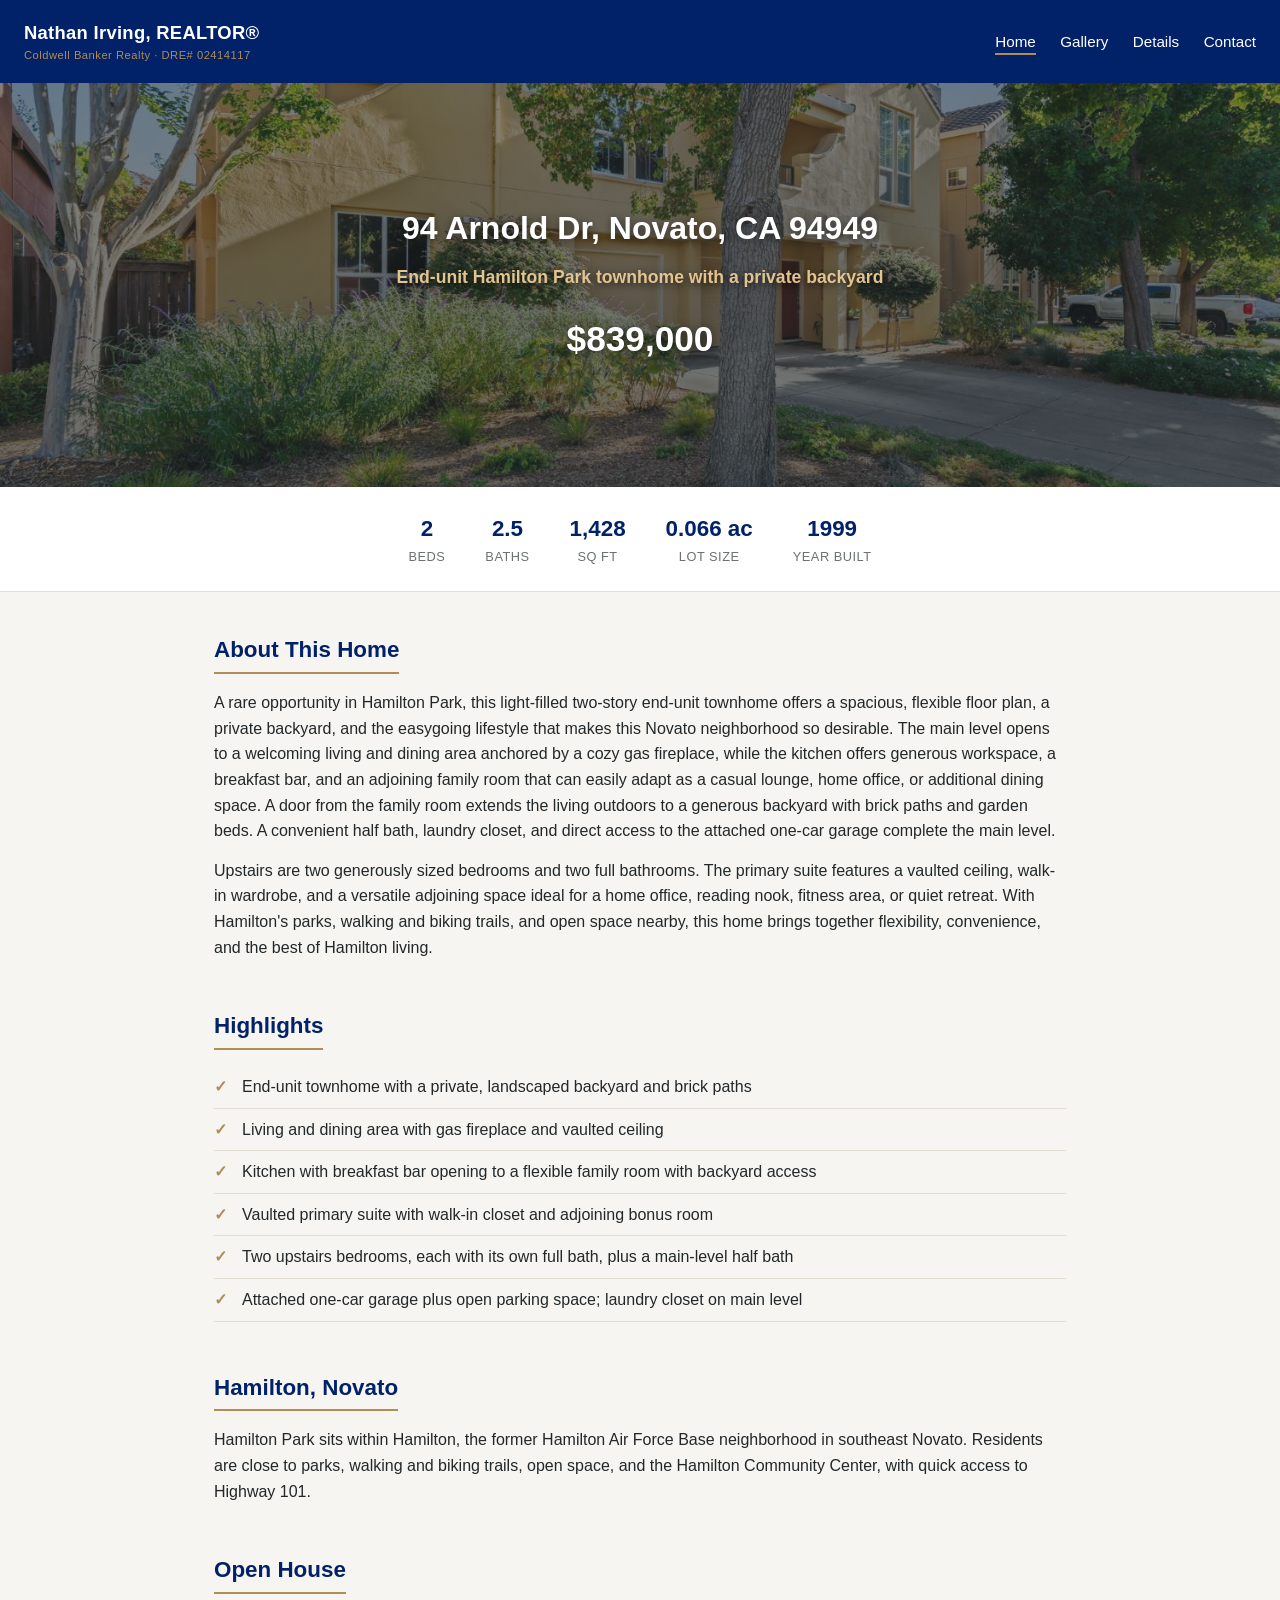
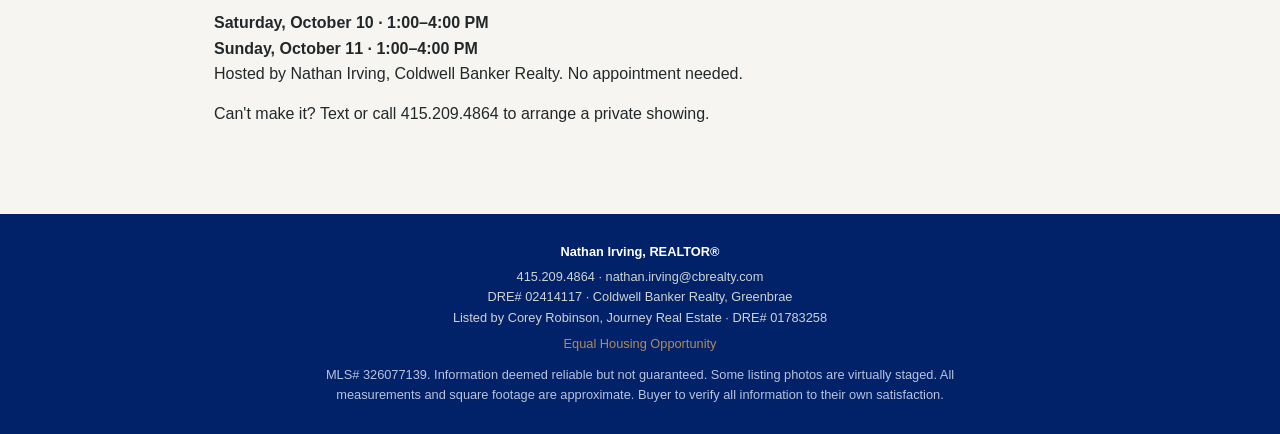
<file: index.html>
<!DOCTYPE html>
<html lang="en">
<head>
<meta charset="UTF-8">
<meta name="viewport" content="width=device-width, initial-scale=1.0">
<title>94 Arnold Dr, Novato, CA 94949 | Nathan Irving, REALTOR®</title>
<meta name="description" content="End-unit Hamilton Park townhome with a private backyard — 94 Arnold Dr, Novato, CA 94949. Open house hosted by Nathan Irving, REALTOR®. Listed by Corey Robinson, Journey Real Estate.">
<link rel="stylesheet" href="style.css?v=3">
</head>
<body>

<header>
  <div class="brand">Nathan Irving, REALTOR®<span class="dre">Coldwell Banker Realty &middot; DRE# 02414117</span></div>
  <nav>
    <a href="index.html" class="active">Home</a>
    <a href="gallery.html">Gallery</a>
    <a href="details.html">Details</a>
    <a href="contact.html">Contact</a>
  </nav>
</header>

<div class="hero hero-photo">
  <h1>94 Arnold Dr, Novato, CA 94949</h1>
  <div class="tagline">End-unit Hamilton Park townhome with a private backyard</div>
  <div class="price">$839,000</div>
</div>

<div class="stats">
  <div class="stat"><div class="num">2</div><div class="label">Beds</div></div>
  <div class="stat"><div class="num">2.5</div><div class="label">Baths</div></div>
  <div class="stat"><div class="num">1,428</div><div class="label">Sq Ft</div></div>
  <div class="stat"><div class="num">0.066 ac</div><div class="label">Lot Size</div></div>
  <div class="stat"><div class="num">1999</div><div class="label">Year Built</div></div>
</div>

<main>
  <section>
    <h2>About This Home</h2>
    <p>A rare opportunity in Hamilton Park, this light-filled two-story end-unit townhome offers a spacious, flexible floor plan, a private backyard, and the easygoing lifestyle that makes this Novato neighborhood so desirable. The main level opens to a welcoming living and dining area anchored by a cozy gas fireplace, while the kitchen offers generous workspace, a breakfast bar, and an adjoining family room that can easily adapt as a casual lounge, home office, or additional dining space. A door from the family room extends the living outdoors to a generous backyard with brick paths and garden beds. A convenient half bath, laundry closet, and direct access to the attached one-car garage complete the main level.</p><p>Upstairs are two generously sized bedrooms and two full bathrooms. The primary suite features a vaulted ceiling, walk-in wardrobe, and a versatile adjoining space ideal for a home office, reading nook, fitness area, or quiet retreat. With Hamilton's parks, walking and biking trails, and open space nearby, this home brings together flexibility, convenience, and the best of Hamilton living.</p>
  </section>

  <section>
    <h2>Highlights</h2>
    <ul class="features">
      <li>End-unit townhome with a private, landscaped backyard and brick paths</li>
      <li>Living and dining area with gas fireplace and vaulted ceiling</li>
      <li>Kitchen with breakfast bar opening to a flexible family room with backyard access</li>
      <li>Vaulted primary suite with walk-in closet and adjoining bonus room</li>
      <li>Two upstairs bedrooms, each with its own full bath, plus a main-level half bath</li>
      <li>Attached one-car garage plus open parking space; laundry closet on main level</li>
    </ul>
  </section>

  <section>
    <h2>Hamilton, Novato</h2>
    <p>Hamilton Park sits within Hamilton, the former Hamilton Air Force Base neighborhood in southeast Novato. Residents are close to parks, walking and biking trails, open space, and the Hamilton Community Center, with quick access to Highway 101.</p>
  </section>

  <section>
    <h2>Open House</h2>
    <p><strong>Saturday, October 10 &middot; 1:00&ndash;4:00 PM</strong><br><strong>Sunday, October 11 &middot; 1:00&ndash;4:00 PM</strong><br>Hosted by Nathan Irving, Coldwell Banker Realty. No appointment needed.</p>
    <p>Can't make it? Text or call 415.209.4864 to arrange a private showing.</p>
  </section>
</main>

<footer>
  <div class="agent-line">Nathan Irving, REALTOR®</div>
  <div>415.209.4864 &middot; nathan.irving@cbrealty.com</div>
  <div>DRE# 02414117 &middot; Coldwell Banker Realty, Greenbrae</div>
  <div>Listed by Corey Robinson, Journey Real Estate &middot; DRE# 01783258</div>
  <span class="eho">Equal Housing Opportunity</span>
  <p class="disclaimer">MLS# 326077139. Information deemed reliable but not guaranteed. Some listing photos are virtually staged. All measurements and square footage are approximate. Buyer to verify all information to their own satisfaction.</p>
</footer>

</body>
</html>
</file>
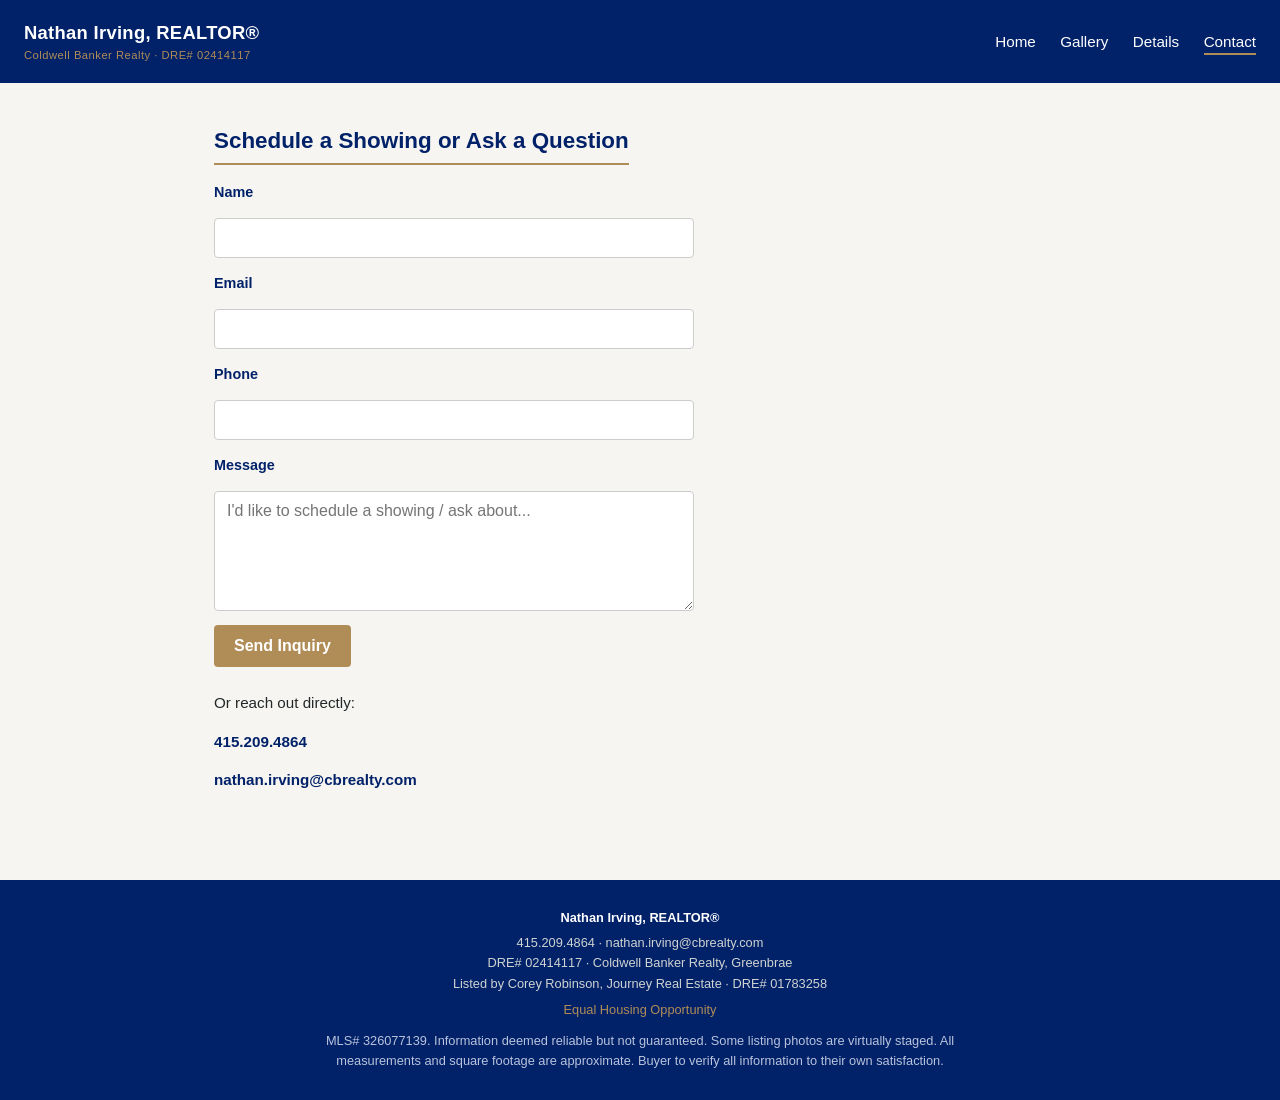
<file: contact.html>
<!DOCTYPE html>
<html lang="en">
<head>
<meta charset="UTF-8">
<meta name="viewport" content="width=device-width, initial-scale=1.0">
<title>Contact | 94 Arnold Dr, Novato, CA 94949</title>
<link rel="stylesheet" href="style.css?v=3">
</head>
<body>

<header>
  <div class="brand">Nathan Irving, REALTOR®<span class="dre">Coldwell Banker Realty &middot; DRE# 02414117</span></div>
  <nav>
    <a href="index.html">Home</a>
    <a href="gallery.html">Gallery</a>
    <a href="details.html">Details</a>
    <a href="contact.html" class="active">Contact</a>
  </nav>
</header>

<main>
  <section>
    <h2>Schedule a Showing or Ask a Question</h2>
    <form action="https://formspree.io/f/mjybonej" method="POST">
      <input type="hidden" name="_subject" value="New inquiry: 94 Arnold Dr, Novato, CA 94949">

      <label for="name">Name</label>
      <input type="text" id="name" name="name" required>

      <label for="email">Email</label>
      <input type="email" id="email" name="email" required>

      <label for="phone">Phone</label>
      <input type="tel" id="phone" name="phone">

      <label for="message">Message</label>
      <textarea id="message" name="message" placeholder="I'd like to schedule a showing / ask about..."></textarea>

      <button type="submit">Send Inquiry</button>
    </form>

    <div class="contact-direct">
      <p>Or reach out directly:</p>
      <p><a href="tel:415.209.4864">415.209.4864</a></p>
      <p><a href="mailto:nathan.irving@cbrealty.com">nathan.irving@cbrealty.com</a></p>
    </div>
  </section>
</main>

<footer>
  <div class="agent-line">Nathan Irving, REALTOR®</div>
  <div>415.209.4864 &middot; nathan.irving@cbrealty.com</div>
  <div>DRE# 02414117 &middot; Coldwell Banker Realty, Greenbrae</div>
  <div>Listed by Corey Robinson, Journey Real Estate &middot; DRE# 01783258</div>
  <span class="eho">Equal Housing Opportunity</span>
  <p class="disclaimer">MLS# 326077139. Information deemed reliable but not guaranteed. Some listing photos are virtually staged. All measurements and square footage are approximate. Buyer to verify all information to their own satisfaction.</p>
</footer>

</body>
</html>
</file>
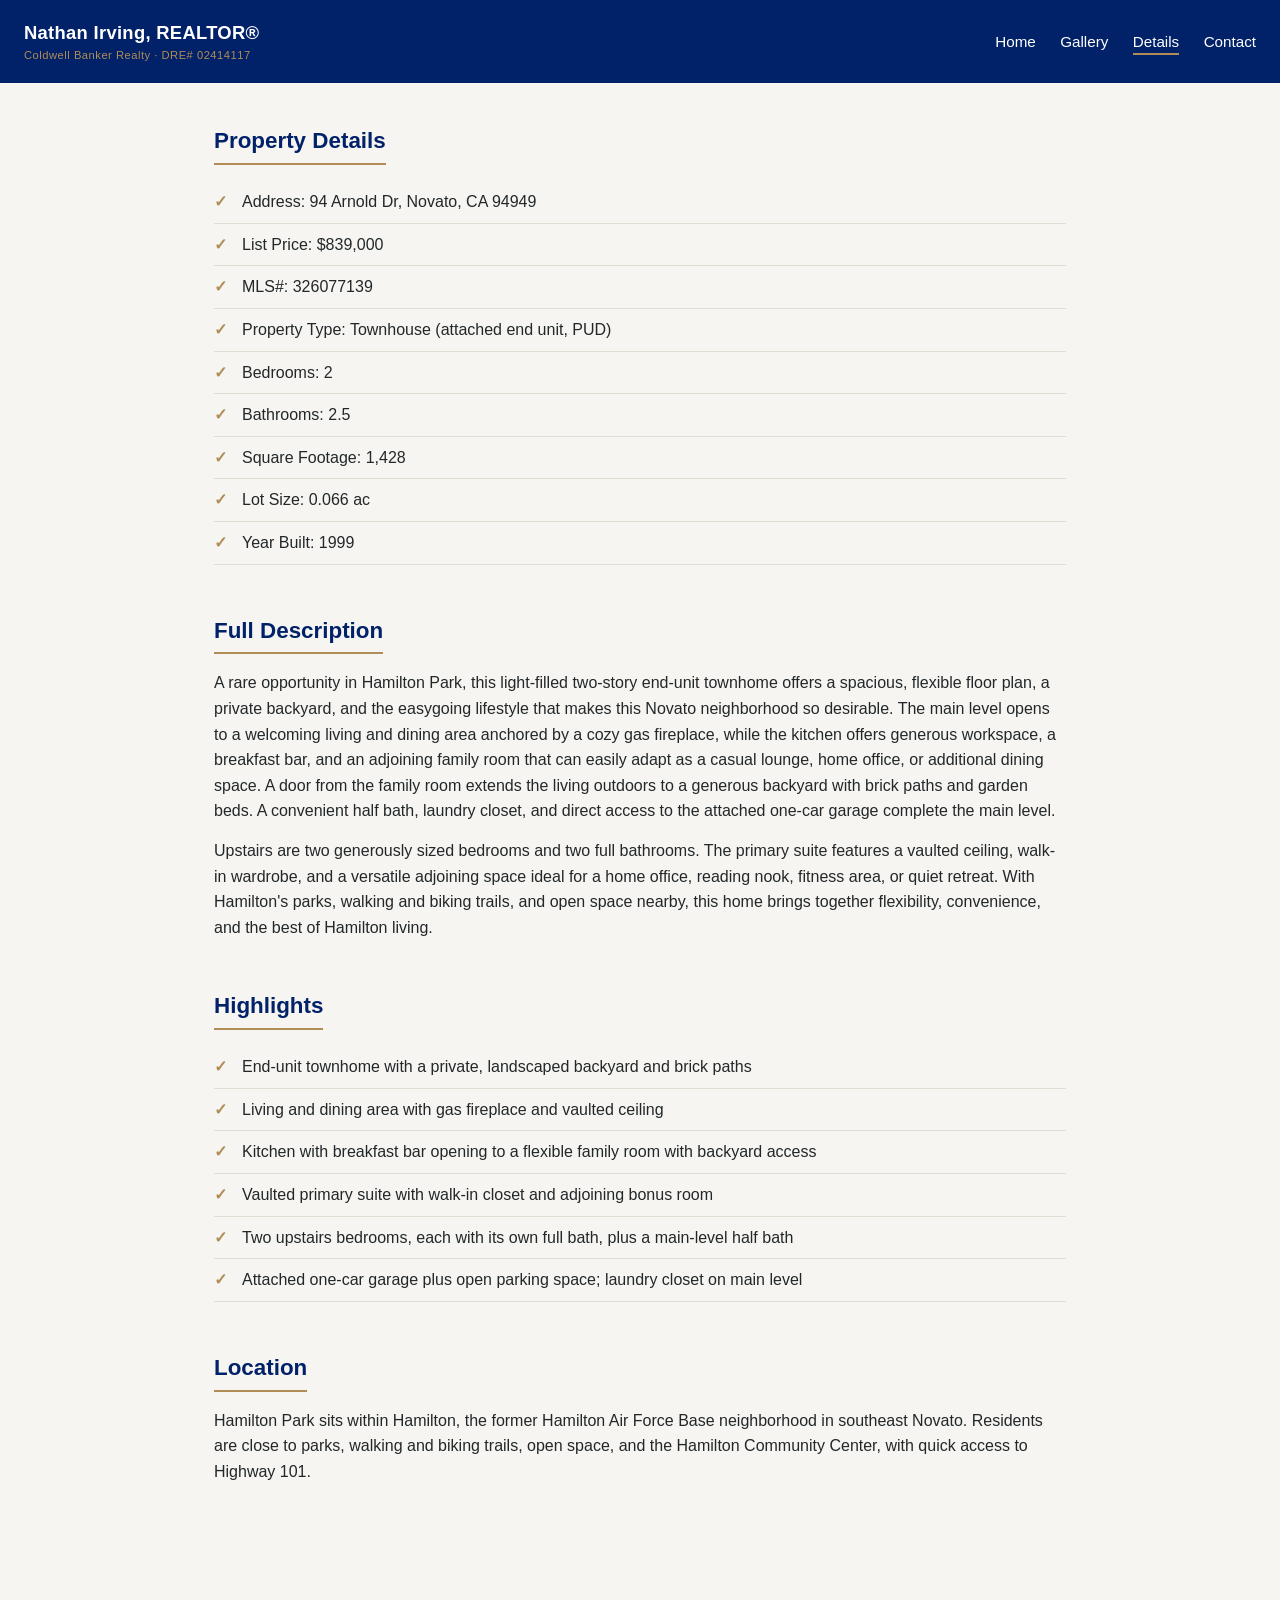
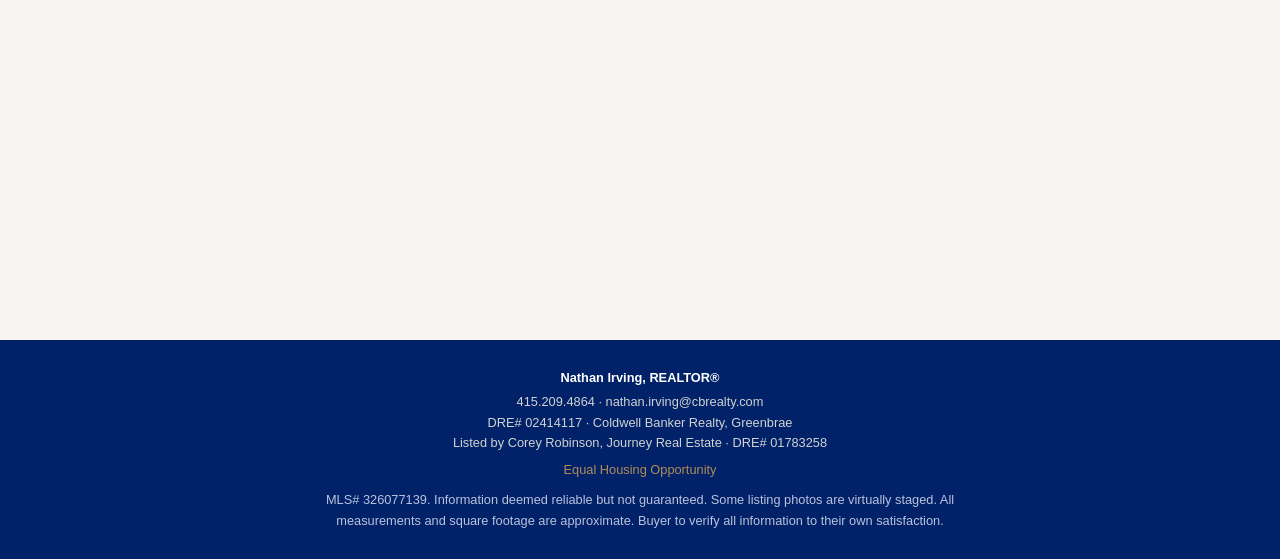
<file: details.html>
<!DOCTYPE html>
<html lang="en">
<head>
<meta charset="UTF-8">
<meta name="viewport" content="width=device-width, initial-scale=1.0">
<title>Details | 94 Arnold Dr, Novato, CA 94949</title>
<link rel="stylesheet" href="style.css?v=3">
</head>
<body>

<header>
  <div class="brand">Nathan Irving, REALTOR®<span class="dre">Coldwell Banker Realty &middot; DRE# 02414117</span></div>
  <nav>
    <a href="index.html">Home</a>
    <a href="gallery.html">Gallery</a>
    <a href="details.html" class="active">Details</a>
    <a href="contact.html">Contact</a>
  </nav>
</header>

<main>
  <section>
    <h2>Property Details</h2>
    <ul class="features">
      <li>Address: 94 Arnold Dr, Novato, CA 94949</li>
      <li>List Price: $839,000</li>
      <li>MLS#: 326077139</li>
      <li>Property Type: Townhouse (attached end unit, PUD)</li>
      <li>Bedrooms: 2</li>
      <li>Bathrooms: 2.5</li>
      <li>Square Footage: 1,428</li>
      <li>Lot Size: 0.066 ac</li>
      <li>Year Built: 1999</li>
    </ul>
  </section>

  <section>
    <h2>Full Description</h2>
    <p>A rare opportunity in Hamilton Park, this light-filled two-story end-unit townhome offers a spacious, flexible floor plan, a private backyard, and the easygoing lifestyle that makes this Novato neighborhood so desirable. The main level opens to a welcoming living and dining area anchored by a cozy gas fireplace, while the kitchen offers generous workspace, a breakfast bar, and an adjoining family room that can easily adapt as a casual lounge, home office, or additional dining space. A door from the family room extends the living outdoors to a generous backyard with brick paths and garden beds. A convenient half bath, laundry closet, and direct access to the attached one-car garage complete the main level.</p><p>Upstairs are two generously sized bedrooms and two full bathrooms. The primary suite features a vaulted ceiling, walk-in wardrobe, and a versatile adjoining space ideal for a home office, reading nook, fitness area, or quiet retreat. With Hamilton's parks, walking and biking trails, and open space nearby, this home brings together flexibility, convenience, and the best of Hamilton living.</p>
  </section>

  <section>
    <h2>Highlights</h2>
    <ul class="features">
      <li>End-unit townhome with a private, landscaped backyard and brick paths</li>
      <li>Living and dining area with gas fireplace and vaulted ceiling</li>
      <li>Kitchen with breakfast bar opening to a flexible family room with backyard access</li>
      <li>Vaulted primary suite with walk-in closet and adjoining bonus room</li>
      <li>Two upstairs bedrooms, each with its own full bath, plus a main-level half bath</li>
      <li>Attached one-car garage plus open parking space; laundry closet on main level</li>
    </ul>
  </section>

  <section>
    <h2>Location</h2>
    <p>Hamilton Park sits within Hamilton, the former Hamilton Air Force Base neighborhood in southeast Novato. Residents are close to parks, walking and biking trails, open space, and the Hamilton Community Center, with quick access to Highway 101.</p>
    <iframe class="map-embed" src="https://maps.google.com/maps?q=94+Arnold+Dr,+Novato,+CA+94949&amp;output=embed" loading="lazy" referrerpolicy="no-referrer-when-downgrade"></iframe>
  </section>
</main>

<footer>
  <div class="agent-line">Nathan Irving, REALTOR®</div>
  <div>415.209.4864 &middot; nathan.irving@cbrealty.com</div>
  <div>DRE# 02414117 &middot; Coldwell Banker Realty, Greenbrae</div>
  <div>Listed by Corey Robinson, Journey Real Estate &middot; DRE# 01783258</div>
  <span class="eho">Equal Housing Opportunity</span>
  <p class="disclaimer">MLS# 326077139. Information deemed reliable but not guaranteed. Some listing photos are virtually staged. All measurements and square footage are approximate. Buyer to verify all information to their own satisfaction.</p>
</footer>

</body>
</html>
</file>
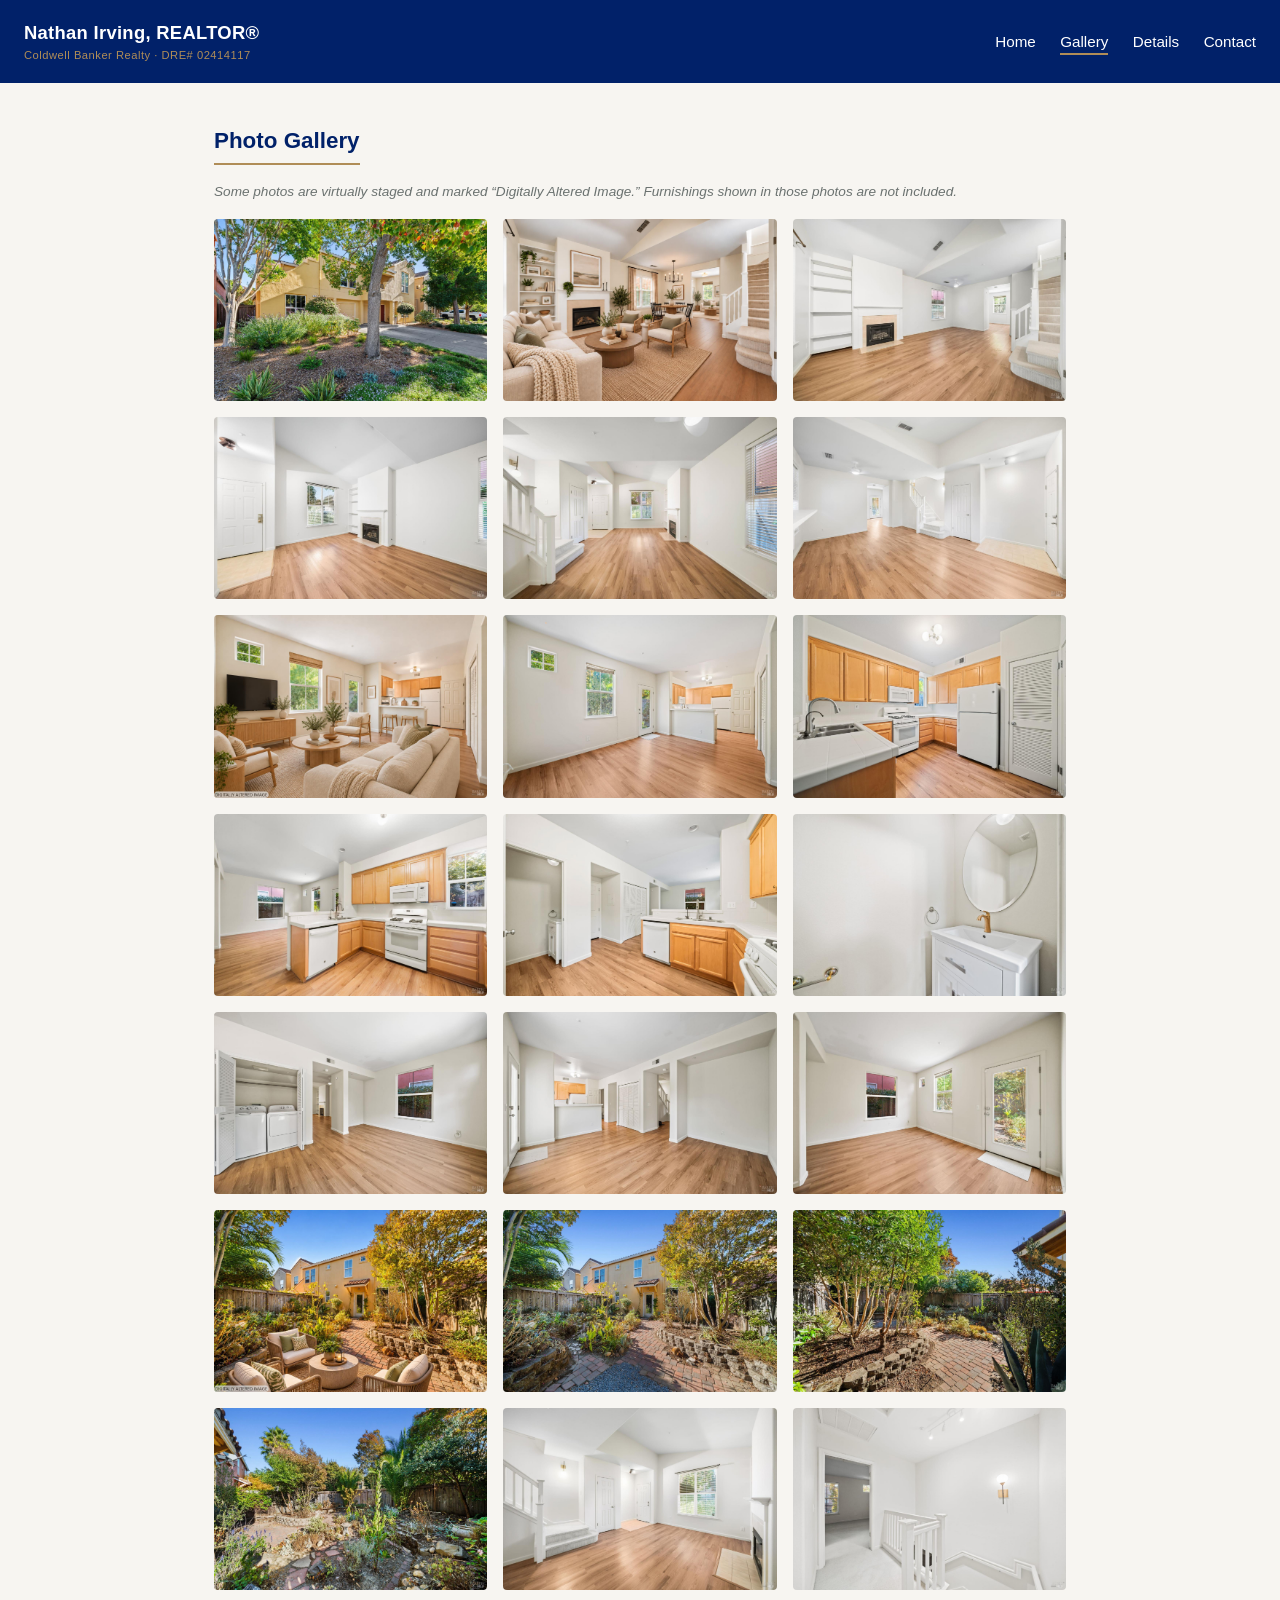
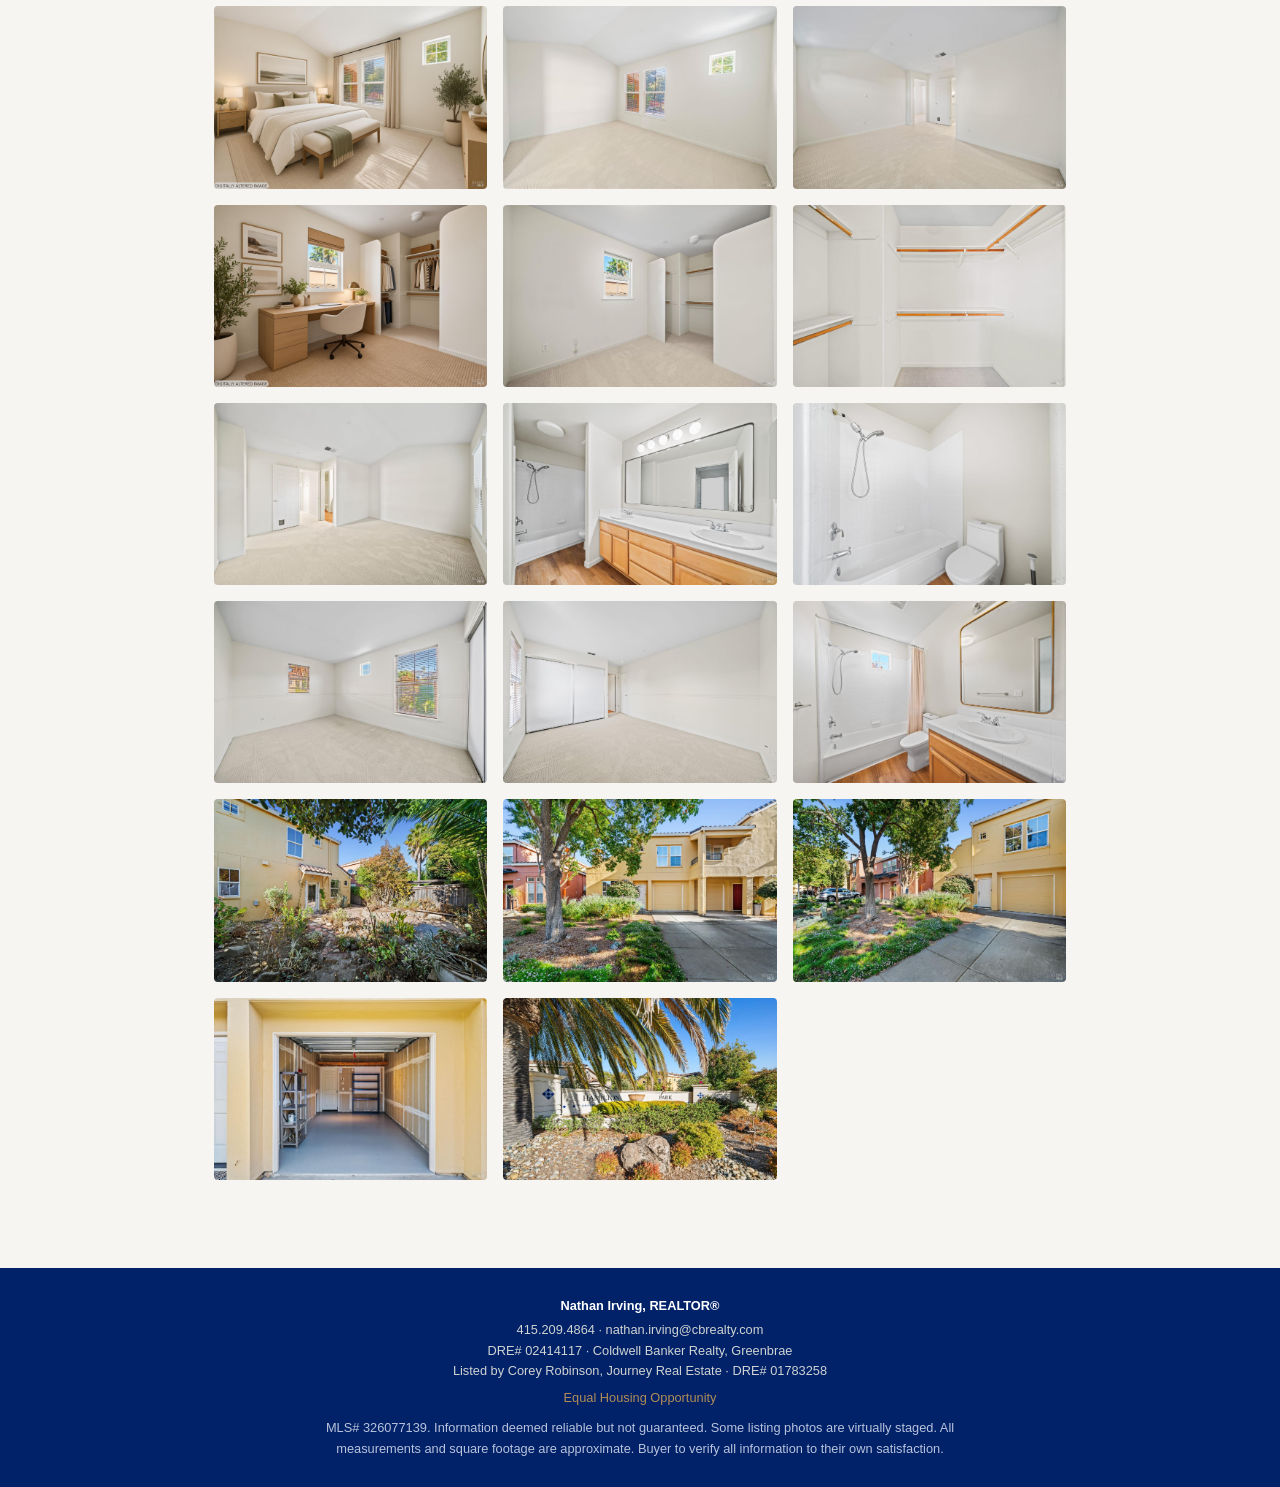
<file: gallery.html>
<!DOCTYPE html>
<html lang="en">
<head>
<meta charset="UTF-8">
<meta name="viewport" content="width=device-width, initial-scale=1.0">
<title>Gallery | 94 Arnold Dr, Novato, CA 94949</title>
<link rel="stylesheet" href="style.css?v=3">
</head>
<body>

<header>
  <div class="brand">Nathan Irving, REALTOR®<span class="dre">Coldwell Banker Realty &middot; DRE# 02414117</span></div>
  <nav>
    <a href="index.html">Home</a>
    <a href="gallery.html" class="active">Gallery</a>
    <a href="details.html">Details</a>
    <a href="contact.html">Contact</a>
  </nav>
</header>

<main>
  <section>
    <h2>Photo Gallery</h2>
    <!-- Replace/add <img> tags below as photos come in. Keep filenames descriptive: 01-exterior-front.jpg, 02-kitchen.jpg, etc. -->
    <p class="staged-note">Some photos are virtually staged and marked &ldquo;Digitally Altered Image.&rdquo; Furnishings shown in those photos are not included.</p>
    <div class="gallery-grid">
      <img src="01-exterior-front.jpg" alt="94 Arnold Dr, Novato, CA 94949 - exterior front" loading="lazy">
      <img src="02-living-room-staged.jpg" alt="94 Arnold Dr, Novato, CA 94949 - living room staged (virtually staged)" loading="lazy">
      <img src="03-living-room.jpg" alt="94 Arnold Dr, Novato, CA 94949 - living room" loading="lazy">
      <img src="04-entry-living.jpg" alt="94 Arnold Dr, Novato, CA 94949 - entry living" loading="lazy">
      <img src="05-living-dining.jpg" alt="94 Arnold Dr, Novato, CA 94949 - living dining" loading="lazy">
      <img src="06-living-stairs.jpg" alt="94 Arnold Dr, Novato, CA 94949 - living stairs" loading="lazy">
      <img src="07-family-room-staged.jpg" alt="94 Arnold Dr, Novato, CA 94949 - family room staged (virtually staged)" loading="lazy">
      <img src="08-family-room.jpg" alt="94 Arnold Dr, Novato, CA 94949 - family room" loading="lazy">
      <img src="09-kitchen.jpg" alt="94 Arnold Dr, Novato, CA 94949 - kitchen" loading="lazy">
      <img src="10-kitchen-family-view.jpg" alt="94 Arnold Dr, Novato, CA 94949 - kitchen family view" loading="lazy">
      <img src="11-kitchen-half-bath.jpg" alt="94 Arnold Dr, Novato, CA 94949 - kitchen half bath" loading="lazy">
      <img src="12-half-bath.jpg" alt="94 Arnold Dr, Novato, CA 94949 - half bath" loading="lazy">
      <img src="13-laundry-family-room.jpg" alt="94 Arnold Dr, Novato, CA 94949 - laundry family room" loading="lazy">
      <img src="14-family-room-kitchen.jpg" alt="94 Arnold Dr, Novato, CA 94949 - family room kitchen" loading="lazy">
      <img src="15-family-room-backyard-door.jpg" alt="94 Arnold Dr, Novato, CA 94949 - family room backyard door" loading="lazy">
      <img src="16-backyard-staged.jpg" alt="94 Arnold Dr, Novato, CA 94949 - backyard staged (virtually staged)" loading="lazy">
      <img src="17-backyard-path.jpg" alt="94 Arnold Dr, Novato, CA 94949 - backyard path" loading="lazy">
      <img src="18-backyard-garden.jpg" alt="94 Arnold Dr, Novato, CA 94949 - backyard garden" loading="lazy">
      <img src="19-backyard-patio.jpg" alt="94 Arnold Dr, Novato, CA 94949 - backyard patio" loading="lazy">
      <img src="20-living-fireplace.jpg" alt="94 Arnold Dr, Novato, CA 94949 - living fireplace" loading="lazy">
      <img src="21-upstairs-landing.jpg" alt="94 Arnold Dr, Novato, CA 94949 - upstairs landing" loading="lazy">
      <img src="22-primary-bedroom-staged.jpg" alt="94 Arnold Dr, Novato, CA 94949 - primary bedroom staged (virtually staged)" loading="lazy">
      <img src="23-primary-bedroom.jpg" alt="94 Arnold Dr, Novato, CA 94949 - primary bedroom" loading="lazy">
      <img src="24-primary-bedroom-2.jpg" alt="94 Arnold Dr, Novato, CA 94949 - primary bedroom 2" loading="lazy">
      <img src="25-bonus-room-staged.jpg" alt="94 Arnold Dr, Novato, CA 94949 - bonus room staged (virtually staged)" loading="lazy">
      <img src="26-bonus-room.jpg" alt="94 Arnold Dr, Novato, CA 94949 - bonus room" loading="lazy">
      <img src="27-walk-in-closet.jpg" alt="94 Arnold Dr, Novato, CA 94949 - walk in closet" loading="lazy">
      <img src="28-primary-bedroom-3.jpg" alt="94 Arnold Dr, Novato, CA 94949 - primary bedroom 3" loading="lazy">
      <img src="29-primary-bath.jpg" alt="94 Arnold Dr, Novato, CA 94949 - primary bath" loading="lazy">
      <img src="30-primary-bath-tub.jpg" alt="94 Arnold Dr, Novato, CA 94949 - primary bath tub" loading="lazy">
      <img src="31-bedroom-2.jpg" alt="94 Arnold Dr, Novato, CA 94949 - bedroom 2" loading="lazy">
      <img src="32-bedroom-2-closet.jpg" alt="94 Arnold Dr, Novato, CA 94949 - bedroom 2 closet" loading="lazy">
      <img src="33-bath-2.jpg" alt="94 Arnold Dr, Novato, CA 94949 - bath 2" loading="lazy">
      <img src="34-rear-exterior.jpg" alt="94 Arnold Dr, Novato, CA 94949 - rear exterior" loading="lazy">
      <img src="35-exterior-driveway.jpg" alt="94 Arnold Dr, Novato, CA 94949 - exterior driveway" loading="lazy">
      <img src="36-exterior-garage.jpg" alt="94 Arnold Dr, Novato, CA 94949 - exterior garage" loading="lazy">
      <img src="37-garage.jpg" alt="94 Arnold Dr, Novato, CA 94949 - garage" loading="lazy">
      <img src="38-hamilton-park-entrance.jpg" alt="94 Arnold Dr, Novato, CA 94949 - hamilton park entrance" loading="lazy">
    </div>
  </section>
</main>

<footer>
  <div class="agent-line">Nathan Irving, REALTOR®</div>
  <div>415.209.4864 &middot; nathan.irving@cbrealty.com</div>
  <div>DRE# 02414117 &middot; Coldwell Banker Realty, Greenbrae</div>
  <div>Listed by Corey Robinson, Journey Real Estate &middot; DRE# 01783258</div>
  <span class="eho">Equal Housing Opportunity</span>
  <p class="disclaimer">MLS# 326077139. Information deemed reliable but not guaranteed. Some listing photos are virtually staged. All measurements and square footage are approximate. Buyer to verify all information to their own satisfaction.</p>
</footer>

</body>
</html>
</file>
<file: style.css>
:root {
  --teal: #012169;
  --gold: #B08D57;
  --cream: #F7F5F1;
  --dark: #22282A;
  --gray: #6B7270;
}

* { box-sizing: border-box; margin: 0; padding: 0; }

body {
  font-family: Arial, Helvetica, sans-serif;
  color: var(--dark);
  background: var(--cream);
  line-height: 1.6;
}

a { color: inherit; text-decoration: none; }

/* Header / Nav */
header {
  background: var(--teal);
  color: #fff;
  padding: 18px 24px;
  display: flex;
  justify-content: space-between;
  align-items: center;
  flex-wrap: wrap;
  gap: 10px;
}

header .brand {
  font-size: 1.15rem;
  font-weight: bold;
  letter-spacing: 0.3px;
}

header .brand .dre {
  display: block;
  font-size: 0.7rem;
  font-weight: normal;
  color: var(--gold);
  letter-spacing: 0.5px;
}

nav a {
  color: #fff;
  margin-left: 20px;
  font-size: 0.95rem;
  padding-bottom: 3px;
  border-bottom: 2px solid transparent;
}

nav a:hover, nav a.active {
  border-bottom: 2px solid var(--gold);
}

/* Hero */
.hero {
  background: var(--dark);
  color: #fff;
  padding: 70px 24px;
  text-align: center;
}

.hero h1 {
  font-size: 2rem;
  margin-bottom: 8px;
}

.hero .tagline {
  color: var(--gold);
  font-size: 1.1rem;
  margin-bottom: 20px;
}

.hero .price {
  font-size: 2.2rem;
  font-weight: bold;
}

/* Stats bar */
.stats {
  display: flex;
  justify-content: center;
  gap: 40px;
  flex-wrap: wrap;
  background: #fff;
  padding: 24px;
  border-bottom: 1px solid #e2ddd3;
}

.stats .stat { text-align: center; }
.stats .stat .num { font-size: 1.4rem; font-weight: bold; color: var(--teal); }
.stats .stat .label { font-size: 0.8rem; color: var(--gray); text-transform: uppercase; letter-spacing: 0.5px; }

/* Sections */
main { max-width: 900px; margin: 0 auto; padding: 40px 24px; }

section { margin-bottom: 48px; }

h2 {
  color: var(--teal);
  font-size: 1.4rem;
  margin-bottom: 16px;
  border-bottom: 2px solid var(--gold);
  display: inline-block;
  padding-bottom: 4px;
}

ul.features { list-style: none; }
ul.features li {
  padding: 8px 0 8px 28px;
  position: relative;
  border-bottom: 1px solid #e2ddd3;
}
ul.features li::before {
  content: "\2713";
  position: absolute;
  left: 0;
  color: var(--gold);
  font-weight: bold;
}

/* Gallery */
.gallery-grid {
  display: grid;
  grid-template-columns: repeat(auto-fit, minmax(260px, 1fr));
  gap: 16px;
}
.gallery-grid img {
  width: 100%;
  height: 220px;
  object-fit: cover;
  border-radius: 4px;
}

/* Map */
.map-embed { width: 100%; height: 360px; border: 0; border-radius: 4px; }

/* Contact form */
form { display: flex; flex-direction: column; gap: 14px; max-width: 480px; }
label { font-size: 0.9rem; font-weight: bold; color: var(--teal); }
input, textarea {
  padding: 10px 12px;
  border: 1px solid #ccc;
  border-radius: 4px;
  font-family: inherit;
  font-size: 1rem;
}
textarea { min-height: 120px; resize: vertical; }
button[type="submit"] {
  background: var(--gold);
  color: #fff;
  border: none;
  padding: 12px 20px;
  font-size: 1rem;
  font-weight: bold;
  border-radius: 4px;
  cursor: pointer;
  align-self: flex-start;
}
button[type="submit"]:hover { background: var(--teal); }

.contact-direct { margin-top: 24px; font-size: 0.95rem; }
.contact-direct a { color: var(--teal); font-weight: bold; }

/* Footer / compliance */
footer {
  background: var(--teal);
  color: #cfd3d1;
  padding: 28px 24px;
  font-size: 0.8rem;
  text-align: center;
}
footer .disclaimer { max-width: 700px; margin: 10px auto 0; color: #b9c3dc; }
footer .agent-line { color: #fff; font-weight: bold; margin-bottom: 4px; }
footer .eho { color: var(--gold); margin-top: 6px; display: block; }

@media (max-width: 600px) {
  nav a { margin-left: 12px; font-size: 0.85rem; }
  .hero h1 { font-size: 1.5rem; }
  .hero .price { font-size: 1.7rem; }
}

/* Property-specific additions */
.hero-photo {
  background: linear-gradient(rgba(34,40,42,0.55), rgba(34,40,42,0.65)), url("01-exterior-front.jpg") center/cover no-repeat;
  padding: 120px 24px;
}
.staged-note { font-size: 0.85rem; color: var(--gray); margin-bottom: 16px; font-style: italic; }
.hero-photo h1, .hero-photo .price { text-shadow: 0 2px 10px rgba(0,0,0,0.55); }
.hero-photo .tagline { color: #E3C48F; text-shadow: 0 2px 8px rgba(0,0,0,0.7); font-weight: bold; }
section p + p { margin-top: 14px; }
/* keep full 3:2 frame so MLS "Digitally Altered Image" labels stay visible */
.gallery-grid img { height: auto; aspect-ratio: 3 / 2; }
</file>
